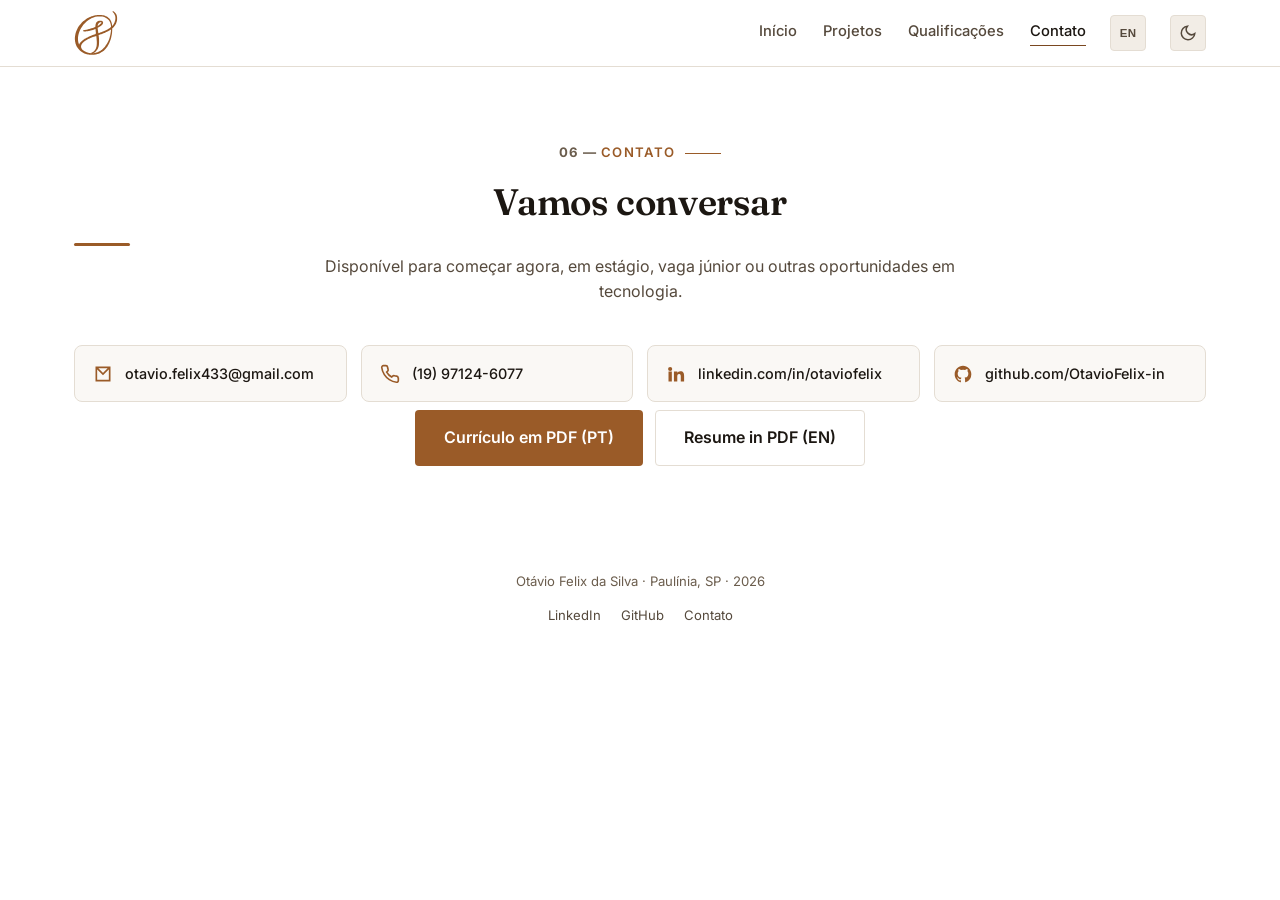
<file: contato.html>
<!DOCTYPE html>
<html lang="pt-BR" data-theme="light">
<head>
<meta charset="UTF-8">
<meta name="viewport" content="width=device-width, initial-scale=1.0">
<script>document.documentElement.classList.add("js")</script>
<meta name="theme-color" content="#ffffff" media="(prefers-color-scheme: light)">
<meta name="theme-color" content="#15110d" media="(prefers-color-scheme: dark)">
<title data-en="Contact — Otávio Felix da Silva">Contato — Otávio Felix da Silva</title>
<meta name="description" content="Fale com Otávio Felix da Silva: e-mail, telefone, LinkedIn, GitHub e download do currículo." data-en-content="Get in touch with Otávio Felix da Silva: email, phone, LinkedIn, GitHub and resume download.">
<!-- Open Graph / preview ao colar o link (URLs absolutas: exigência do LinkedIn/WhatsApp) -->
<meta property="og:site_name" content="Otávio Felix da Silva">
<meta property="og:title" content="Contato — Otávio Felix da Silva">
<meta property="og:description" content="Fale com Otávio Felix da Silva: e-mail, telefone, LinkedIn, GitHub e download do currículo.">
<meta property="og:type" content="website">
<meta property="og:locale" content="pt_BR">
<meta property="og:url" content="https://otaviofelix-in.github.io/site/contato.html">
<meta property="og:image" content="https://otaviofelix-in.github.io/site/assets/video-capa.jpg">
<meta property="og:image:width" content="1280">
<meta property="og:image:height" content="720">
<meta name="twitter:card" content="summary_large_image">
<link rel="preconnect" href="https://fonts.googleapis.com">
<link rel="preconnect" href="https://fonts.gstatic.com" crossorigin>
<link href="https://fonts.googleapis.com/css2?family=Inter:wght@400;500;600;700;800&family=Fraunces:ital,opsz,wght@0,9..144,500;0,9..144,600;0,9..144,700;1,9..144,500&display=swap" rel="stylesheet">
<link rel="icon" href="assets/favicon.svg?v=2" type="image/svg+xml">
<link rel="icon" href="assets/favicon-32.png?v=2" sizes="32x32" type="image/png">
<link rel="icon" href="assets/favicon-48.png?v=2" sizes="48x48" type="image/png">
<link rel="shortcut icon" href="favicon.ico?v=2">
<link rel="apple-touch-icon" href="assets/apple-touch-icon.png?v=2">
<link rel="stylesheet" href="css/style.css">
</head>
<body>

<a class="skip-link" href="#conteudo" data-en="Skip to content">Pular para o conteúdo</a>

<header class="nav" id="nav">
  <div class="nav-inner">
    <a href="index.html" class="nav-logo" aria-label="Otávio Felix — início"><span class="nav-logo-mark" aria-hidden="true"></span></a>
    <nav class="nav-links" id="nav-links">
      <a href="index.html" data-en="Home">Início</a>
      <a href="projetos.html" data-en="Projects">Projetos</a>
      <a href="skills.html" data-en="Qualifications">Qualificações</a>
      <a href="contato.html" class="active" aria-current="page" data-en="Contact">Contato</a>
    </nav>
    <button id="lang-toggle" class="lang-toggle" aria-label="Switch language / Mudar idioma" title="PT / EN">
      <span id="lang-toggle-label">EN</span>
    </button>
    <button id="theme-toggle" class="theme-toggle" aria-label="Alternar tema claro/escuro" title="Alternar tema">
      <svg id="icon-sun" viewBox="0 0 24 24" width="18" height="18" fill="none" stroke="currentColor" stroke-width="2"><circle cx="12" cy="12" r="4"/><path d="M12 2v2M12 20v2M4.9 4.9l1.4 1.4M17.7 17.7l1.4 1.4M2 12h2M20 12h2M4.9 19.1l1.4-1.4M17.7 6.3l1.4-1.4"/></svg>
      <svg id="icon-moon" viewBox="0 0 24 24" width="18" height="18" fill="none" stroke="currentColor" stroke-width="2"><path d="M21 12.8A9 9 0 1 1 11.2 3 7 7 0 0 0 21 12.8Z"/></svg>
    </button>
    <button id="nav-toggle" class="nav-toggle" aria-label="Abrir menu" aria-expanded="false">
      <span></span><span></span><span></span>
    </button>
  </div>
</header>

<main id="conteudo">

  <section class="section section-first section-contact" id="contato">
    <p class="section-eyebrow" data-num="06" data-en="Contact">Contato</p>
    <h1 class="section-title" data-en="Let's talk">Vamos conversar</h1>
    <p class="section-lead" data-en="Available to start now, for internships, junior roles and other tech opportunities.">Disponível para começar agora, em estágio, vaga júnior ou outras oportunidades em tecnologia.</p>

    <div class="contact-grid">
      <a class="contact-item" href="mailto:otavio.felix433@gmail.com">
        <svg viewBox="0 0 24 24" width="20" height="20" fill="none" stroke="currentColor" stroke-width="2"><path d="M4 4h16v16H4V4Zm0 0 8 8 8-8"/></svg>
        <span>otavio.felix433@gmail.com</span>
      </a>
      <a class="contact-item" href="tel:+5519971246077">
        <svg viewBox="0 0 24 24" width="20" height="20" fill="none" stroke="currentColor" stroke-width="2"><path d="M22 16.9v3a2 2 0 0 1-2.2 2 19.8 19.8 0 0 1-8.6-3.1 19.5 19.5 0 0 1-6-6A19.8 19.8 0 0 1 2.1 4.2 2 2 0 0 1 4.1 2h3a2 2 0 0 1 2 1.7c.1.9.3 1.8.6 2.7a2 2 0 0 1-.5 2.1L8 9.7a16 16 0 0 0 6 6l1.2-1.2a2 2 0 0 1 2.1-.5c.9.3 1.8.5 2.7.6a2 2 0 0 1 1.7 2Z"/></svg>
        <span>(19) 97124-6077</span>
      </a>
      <a class="contact-item" href="https://www.linkedin.com/in/otaviofelix" target="_blank" rel="noopener">
        <svg viewBox="0 0 24 24" width="20" height="20" fill="currentColor"><path d="M4.98 3.5a2.5 2.5 0 1 1 0 5 2.5 2.5 0 0 1 0-5ZM3 9h4v12H3V9Zm7 0h3.6v1.64h.05c.5-.95 1.73-1.95 3.56-1.95 3.81 0 4.52 2.5 4.52 5.76V21h-4v-5.9c0-1.4-.03-3.2-1.95-3.2-1.96 0-2.26 1.53-2.26 3.1V21h-4V9Z"/></svg>
        <span>linkedin.com/in/otaviofelix</span>
      </a>
      <a class="contact-item" href="https://github.com/OtavioFelix-in" target="_blank" rel="noopener">
        <svg viewBox="0 0 24 24" width="20" height="20" fill="currentColor"><path d="M12 2C6.48 2 2 6.58 2 12.25c0 4.53 2.87 8.37 6.84 9.73.5.1.68-.22.68-.5v-1.93c-2.78.62-3.37-1.36-3.37-1.36-.46-1.2-1.11-1.52-1.11-1.52-.9-.63.07-.62.07-.62 1 .07 1.53 1.05 1.53 1.05.9 1.56 2.34 1.11 2.91.85.09-.66.35-1.11.64-1.37-2.22-.26-4.56-1.14-4.56-5.05 0-1.12.39-2.03 1.03-2.75-.1-.26-.45-1.31.1-2.73 0 0 .84-.28 2.75 1.05a9.3 9.3 0 0 1 5 0c1.91-1.33 2.75-1.05 2.75-1.05.55 1.42.2 2.47.1 2.73.64.72 1.03 1.63 1.03 2.75 0 3.92-2.34 4.78-4.57 5.04.36.32.68.95.68 1.92v2.85c0 .28.18.6.69.5A10.26 10.26 0 0 0 22 12.25C22 6.58 17.52 2 12 2Z"/></svg>
        <span>github.com/OtavioFelix-in</span>
      </a>
    </div>

    <div class="hero-actions hero-actions-center">
      <a href="assets/curriculo-otavio-felix.pdf" class="btn btn-primary btn-lg" download data-en="Resume in PDF (PT)">Currículo em PDF (PT)</a>
      <a href="assets/resume-otavio-felix.pdf" class="btn btn-ghost btn-lg" download>Resume in PDF (EN)</a>
    </div>
  </section>

</main>

<footer class="footer">
  <p>Otávio Felix da Silva · Paulínia, SP · <span id="year"></span></p>
  <p class="footer-links"><a href="https://www.linkedin.com/in/otaviofelix" target="_blank" rel="noopener">LinkedIn</a><a href="https://github.com/OtavioFelix-in" target="_blank" rel="noopener">GitHub</a><a href="contato.html" data-en="Contact">Contato</a></p>
</footer>

<script src="js/main.js"></script>
</body>
</html>
</file>
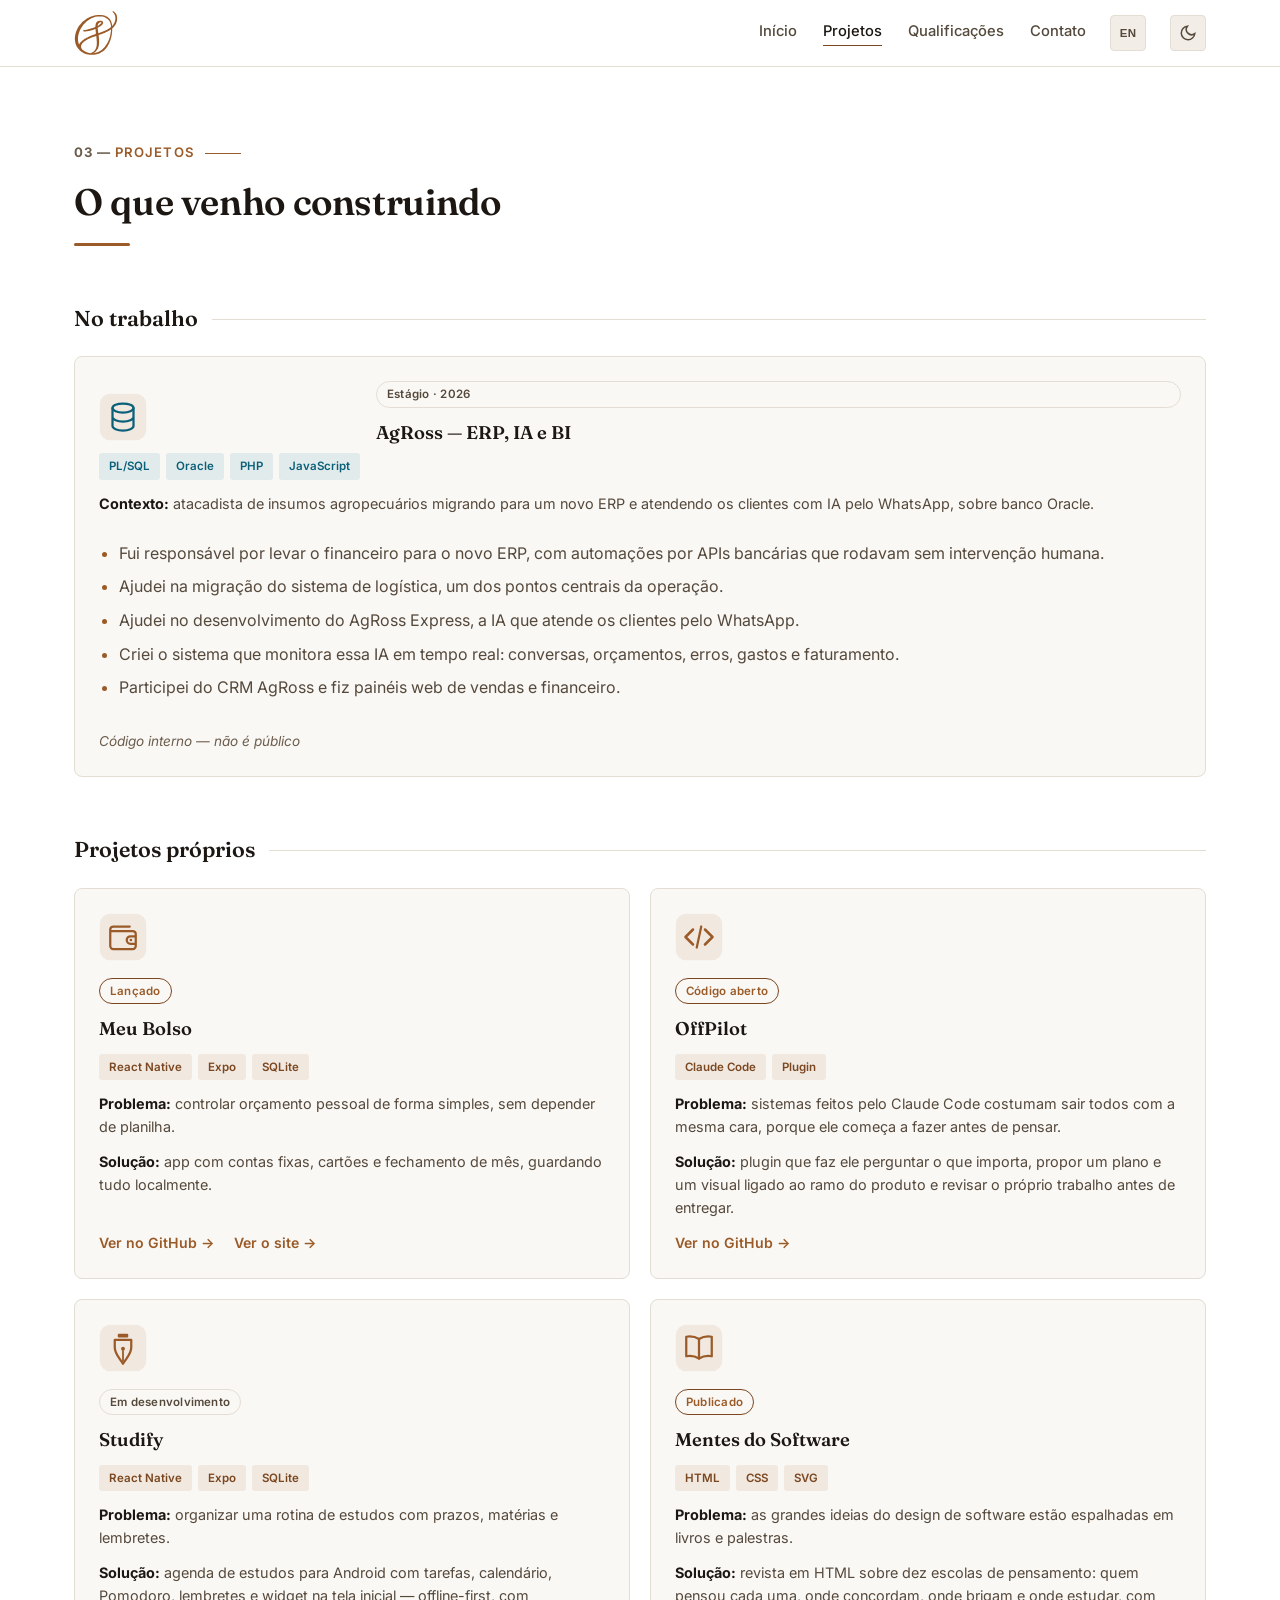
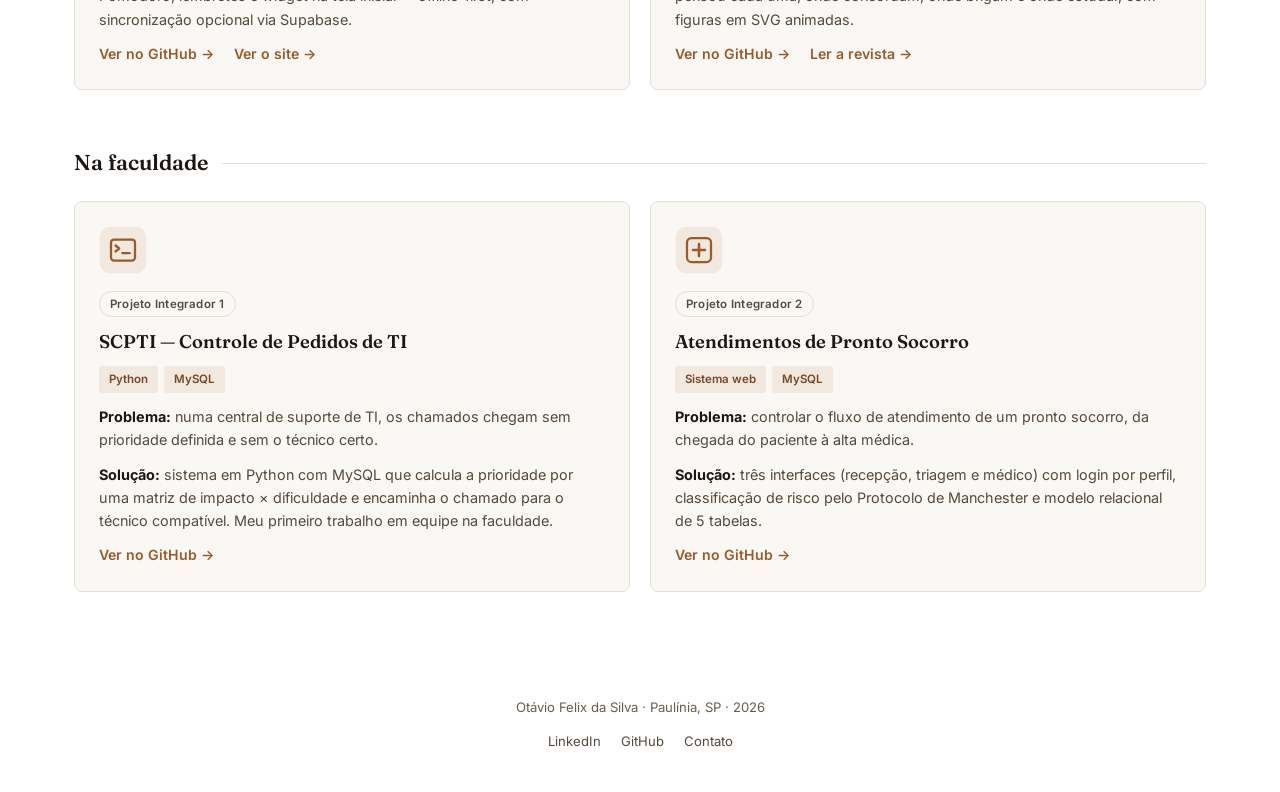
<file: projetos.html>
<!DOCTYPE html>
<html lang="pt-BR" data-theme="light">
<head>
<meta charset="UTF-8">
<meta name="viewport" content="width=device-width, initial-scale=1.0">
<script>document.documentElement.classList.add("js")</script>
<meta name="theme-color" content="#ffffff" media="(prefers-color-scheme: light)">
<meta name="theme-color" content="#15110d" media="(prefers-color-scheme: dark)">
<title data-en="Projects — Otávio Felix da Silva">Projetos — Otávio Felix da Silva</title>
<meta name="description" content="Projetos de Otávio Felix da Silva: sistemas na AgRoss, sistema de pronto socorro, Meu Bolso, Studify, OffPilot, Mentes do Software e SCPTI, com código no GitHub." data-en-content="Projects by Otávio Felix da Silva: systems at AgRoss, an emergency-room system, Meu Bolso, Studify, OffPilot, Mentes do Software and SCPTI, with code on GitHub.">
<!-- Open Graph / preview ao colar o link (URLs absolutas: exigência do LinkedIn/WhatsApp) -->
<meta property="og:site_name" content="Otávio Felix da Silva">
<meta property="og:title" content="Projetos — Otávio Felix da Silva">
<meta property="og:description" content="Projetos de Otávio Felix da Silva: sistemas internos em PL/SQL e Oracle, sistema de pronto socorro, Meu Bolso e Studify, com código no GitHub.">
<meta property="og:type" content="website">
<meta property="og:locale" content="pt_BR">
<meta property="og:url" content="https://otaviofelix-in.github.io/site/projetos.html">
<meta property="og:image" content="https://otaviofelix-in.github.io/site/assets/video-capa.jpg">
<meta property="og:image:width" content="1280">
<meta property="og:image:height" content="720">
<meta name="twitter:card" content="summary_large_image">
<link rel="preconnect" href="https://fonts.googleapis.com">
<link rel="preconnect" href="https://fonts.gstatic.com" crossorigin>
<link href="https://fonts.googleapis.com/css2?family=Inter:wght@400;500;600;700;800&family=Fraunces:ital,opsz,wght@0,9..144,500;0,9..144,600;0,9..144,700;1,9..144,500&display=swap" rel="stylesheet">
<link rel="icon" href="assets/favicon.svg?v=2" type="image/svg+xml">
<link rel="icon" href="assets/favicon-32.png?v=2" sizes="32x32" type="image/png">
<link rel="icon" href="assets/favicon-48.png?v=2" sizes="48x48" type="image/png">
<link rel="shortcut icon" href="favicon.ico?v=2">
<link rel="apple-touch-icon" href="assets/apple-touch-icon.png?v=2">
<link rel="stylesheet" href="css/style.css">
</head>
<body>

<a class="skip-link" href="#conteudo" data-en="Skip to content">Pular para o conteúdo</a>

<header class="nav" id="nav">
  <div class="nav-inner">
    <a href="index.html" class="nav-logo" aria-label="Otávio Felix — início"><span class="nav-logo-mark" aria-hidden="true"></span></a>
    <nav class="nav-links" id="nav-links">
      <a href="index.html" data-en="Home">Início</a>
      <a href="projetos.html" class="active" aria-current="page" data-en="Projects">Projetos</a>
      <a href="skills.html" data-en="Qualifications">Qualificações</a>
      <a href="contato.html" data-en="Contact">Contato</a>
    </nav>
    <button id="lang-toggle" class="lang-toggle" aria-label="Switch language / Mudar idioma" title="PT / EN">
      <span id="lang-toggle-label">EN</span>
    </button>
    <button id="theme-toggle" class="theme-toggle" aria-label="Alternar tema claro/escuro" title="Alternar tema">
      <svg id="icon-sun" viewBox="0 0 24 24" width="18" height="18" fill="none" stroke="currentColor" stroke-width="2"><circle cx="12" cy="12" r="4"/><path d="M12 2v2M12 20v2M4.9 4.9l1.4 1.4M17.7 17.7l1.4 1.4M2 12h2M20 12h2M4.9 19.1l1.4-1.4M17.7 6.3l1.4-1.4"/></svg>
      <svg id="icon-moon" viewBox="0 0 24 24" width="18" height="18" fill="none" stroke="currentColor" stroke-width="2"><path d="M21 12.8A9 9 0 1 1 11.2 3 7 7 0 0 0 21 12.8Z"/></svg>
    </button>
    <button id="nav-toggle" class="nav-toggle" aria-label="Abrir menu" aria-expanded="false">
      <span></span><span></span><span></span>
    </button>
  </div>
</header>

<main id="conteudo">

  <section class="section section-first" id="projetos">
    <p class="section-eyebrow" data-num="03" data-en="Projects">Projetos</p>
    <h1 class="section-title" data-en="What I've been building">O que venho construindo</h1>

    <h2 class="project-group" data-en="At work">No trabalho</h2>
    <div class="cards cards-wide">
      <article class="card card-wide">
        <div class="card-top">
          <svg class="card-icon" viewBox="0 0 64 64" aria-hidden="true">
            <rect x="1" y="1" width="62" height="62" rx="14" fill="var(--accent-soft)"/>
            <ellipse cx="32" cy="20" rx="14" ry="6" fill="none" stroke="var(--db)" stroke-width="3"/><path d="M18 20v12c0 3.3 6.3 6 14 6s14-2.7 14-6V20M18 32v12c0 3.3 6.3 6 14 6s14-2.7 14-6V32" fill="none" stroke="var(--db)" stroke-width="3" stroke-linecap="round"/>
          </svg>
          <span class="card-status" data-en="Internship · 2026">Estágio · 2026</span>
          <h3 data-en="AgRoss — ERP, AI and BI">AgRoss — ERP, IA e BI</h3>
          <div class="card-tags chips-db">
            <span>PL/SQL</span><span>Oracle</span><span>PHP</span><span>JavaScript</span>
          </div>
        </div>
        <p class="card-problem" data-en-html="<strong>Context:</strong> an agricultural-inputs wholesaler moving to a new ERP and serving customers through AI on WhatsApp, on top of an Oracle database."><strong>Contexto:</strong> atacadista de insumos agropecuários migrando para um novo ERP e atendendo os clientes com IA pelo WhatsApp, sobre banco Oracle.</p>
        <ul class="card-list">
          <li data-en="I was responsible for moving the finance area to the new ERP, with banking-API automations that ran without human input.">Fui responsável por levar o financeiro para o novo ERP, com automações por APIs bancárias que rodavam sem intervenção humana.</li>
          <li data-en="I helped migrate the logistics system, one of the core parts of the operation.">Ajudei na migração do sistema de logística, um dos pontos centrais da operação.</li>
          <li data-en="I helped build AgRoss Express, the AI that serves customers on WhatsApp.">Ajudei no desenvolvimento do AgRoss Express, a IA que atende os clientes pelo WhatsApp.</li>
          <li data-en="I created the system that monitors that AI in real time: conversations, quotes, errors, costs and revenue.">Criei o sistema que monitora essa IA em tempo real: conversas, orçamentos, erros, gastos e faturamento.</li>
          <li data-en="I took part in CRM AgRoss and built web dashboards for sales and finance.">Participei do CRM AgRoss e fiz painéis web de vendas e financeiro.</li>
        </ul>
        <span class="card-note" data-en="Internal code — not public">Código interno — não é público</span>
      </article>
    </div>

    <h2 class="project-group" data-en="Personal projects">Projetos próprios</h2>
    <div class="cards cards-two">
      <article class="card">
        <div class="card-top">
          <svg class="card-icon" viewBox="0 0 64 64" aria-hidden="true">
            <rect x="1" y="1" width="62" height="62" rx="14" fill="var(--accent-soft)"/>
            <path d="M17 24h28a4 4 0 0 1 4 4v16a4 4 0 0 1-4 4H19a4 4 0 0 1-4-4V22a4 4 0 0 1 4-4h22" fill="none" stroke="var(--accent)" stroke-width="3" stroke-linecap="round" stroke-linejoin="round"/><path d="M49 31h-7a5 5 0 0 0 0 10h7" fill="none" stroke="var(--accent)" stroke-width="3" stroke-linejoin="round"/><circle cx="42.5" cy="36" r="1.8" fill="var(--accent)"/>
          </svg>
          <span class="card-status is-live" data-en="Launched">Lançado</span>
          <h3>Meu Bolso</h3>
          <div class="card-tags">
            <span>React Native</span><span>Expo</span><span>SQLite</span>
          </div>
        </div>
        <p class="card-problem" data-en-html="<strong>Problem:</strong> keeping track of personal finances in a simple way, without relying on spreadsheets."><strong>Problema:</strong> controlar orçamento pessoal de forma simples, sem depender de planilha.</p>
        <p class="card-solution" data-en-html="<strong>Solution:</strong> an app with fixed bills, credit cards and monthly closing, storing everything locally."><strong>Solução:</strong> app com contas fixas, cartões e fechamento de mês, guardando tudo localmente.</p>
        <div class="card-links"><a href="https://github.com/OtavioFelix-in/MeuBolso" target="_blank" rel="noopener" class="card-link" data-en="View on GitHub →">Ver no GitHub →</a><a href="https://otaviofelix-in.github.io/MeuBolso-Site/" target="_blank" rel="noopener" class="card-link" data-en="Visit the site →">Ver o site →</a></div>
      </article>
      <article class="card">
        <div class="card-top">
          <svg class="card-icon" viewBox="0 0 64 64" aria-hidden="true">
            <rect x="1" y="1" width="62" height="62" rx="14" fill="var(--accent-soft)"/>
            <path d="M24 22l-10 10 10 10M40 22l10 10-10 10" fill="none" stroke="var(--accent)" stroke-width="3.4" stroke-linecap="round" stroke-linejoin="round"/><path d="M35 18l-6 28" stroke="var(--accent)" stroke-width="3" stroke-linecap="round"/>
          </svg>
          <span class="card-status is-live" data-en="Open source">Código aberto</span>
          <h3>OffPilot</h3>
          <div class="card-tags">
            <span>Claude Code</span><span>Plugin</span>
          </div>
        </div>
        <p class="card-problem" data-en-html="<strong>Problem:</strong> systems built by Claude Code tend to come out looking the same, because it starts building before thinking."><strong>Problema:</strong> sistemas feitos pelo Claude Code costumam sair todos com a mesma cara, porque ele começa a fazer antes de pensar.</p>
        <p class="card-solution" data-en-html="<strong>Solution:</strong> a plugin that makes it ask what matters, propose a plan and a visual tied to the product's field, and review its own work before delivering."><strong>Solução:</strong> plugin que faz ele perguntar o que importa, propor um plano e um visual ligado ao ramo do produto e revisar o próprio trabalho antes de entregar.</p>
        <div class="card-links"><a href="https://github.com/OtavioFelix-in/OffPilot" target="_blank" rel="noopener" class="card-link" data-en="View on GitHub →">Ver no GitHub →</a></div>
      </article>
      <article class="card">
        <div class="card-top">
          <svg class="card-icon" viewBox="0 0 64 64" aria-hidden="true">
            <rect x="1" y="1" width="62" height="62" rx="14" fill="var(--accent-soft)"/>
            <rect x="25" y="13" width="14" height="5" rx="1.5" fill="var(--accent)"/><path d="M21 21h22v10c0 9-6 14-11 22-5-8-11-13-11-22z" fill="none" stroke="var(--accent)" stroke-width="3" stroke-linejoin="round"/><circle cx="32" cy="33" r="2.6" fill="var(--accent)"/><path d="M32 36v13" stroke="var(--accent)" stroke-width="2.4" stroke-linecap="round"/>
          </svg>
          <span class="card-status" data-en="In development">Em desenvolvimento</span>
          <h3>Studify</h3>
          <div class="card-tags">
            <span>React Native</span><span>Expo</span><span>SQLite</span>
          </div>
        </div>
        <p class="card-problem" data-en-html="<strong>Problem:</strong> organizing a study routine with deadlines, subjects and reminders."><strong>Problema:</strong> organizar uma rotina de estudos com prazos, matérias e lembretes.</p>
        <p class="card-solution" data-en-html="<strong>Solution:</strong> an Android study planner with tasks, calendar, Pomodoro, reminders and a home-screen widget — offline-first, with optional Supabase sync."><strong>Solução:</strong> agenda de estudos para Android com tarefas, calendário, Pomodoro, lembretes e widget na tela inicial — offline-first, com sincronização opcional via Supabase.</p>
        <div class="card-links"><a href="https://github.com/OtavioFelix-in/Studify" target="_blank" rel="noopener" class="card-link" data-en="View on GitHub →">Ver no GitHub →</a><a href="https://otaviofelix-in.github.io/Studify-Site/" target="_blank" rel="noopener" class="card-link" data-en="Visit the site →">Ver o site →</a></div>
      </article>
      <article class="card">
        <div class="card-top">
          <svg class="card-icon" viewBox="0 0 64 64" aria-hidden="true">
            <rect x="1" y="1" width="62" height="62" rx="14" fill="var(--accent-soft)"/>
            <path d="M32 20c-5-3-11-4-17-3v26c6-1 12 0 17 3 5-3 11-4 17-3V17c-6-1-12 0-17 3z" fill="none" stroke="var(--accent)" stroke-width="3" stroke-linejoin="round"/><path d="M32 20v26" stroke="var(--accent)" stroke-width="3" stroke-linecap="round"/>
          </svg>
          <span class="card-status is-live" data-en="Published">Publicado</span>
          <h3>Mentes do Software</h3>
          <div class="card-tags">
            <span>HTML</span><span>CSS</span><span>SVG</span>
          </div>
        </div>
        <p class="card-problem" data-en-html="<strong>Problem:</strong> the big ideas of software design are scattered across books and talks."><strong>Problema:</strong> as grandes ideias do design de software estão espalhadas em livros e palestras.</p>
        <p class="card-solution" data-en-html="<strong>Solution:</strong> an HTML magazine on ten schools of thought: who thought each one, where they agree, where they clash and where to study, with animated SVG figures."><strong>Solução:</strong> revista em HTML sobre dez escolas de pensamento: quem pensou cada uma, onde concordam, onde brigam e onde estudar, com figuras em SVG animadas.</p>
        <div class="card-links"><a href="https://github.com/OtavioFelix-in/Mentes-do-Software" target="_blank" rel="noopener" class="card-link" data-en="View on GitHub →">Ver no GitHub →</a><a href="https://otaviofelix-in.github.io/Mentes-do-Software/" target="_blank" rel="noopener" class="card-link" data-en="Read the magazine →">Ler a revista →</a></div>
      </article>
    </div>

    <h2 class="project-group" data-en="At university">Na faculdade</h2>
    <div class="cards cards-two">
      <article class="card">
        <div class="card-top">
          <svg class="card-icon" viewBox="0 0 64 64" aria-hidden="true">
            <rect x="1" y="1" width="62" height="62" rx="14" fill="var(--accent-soft)"/>
            <rect x="16" y="18" width="32" height="28" rx="4" fill="none" stroke="var(--accent)" stroke-width="3"/><path d="M22 26l5 4-5 4M31 36h10" fill="none" stroke="var(--accent)" stroke-width="3" stroke-linecap="round" stroke-linejoin="round"/>
          </svg>
          <span class="card-status" data-en="Integrator Project 1">Projeto Integrador 1</span>
          <h3 data-en="SCPTI — IT Request Control System">SCPTI — Controle de Pedidos de TI</h3>
          <div class="card-tags">
            <span>Python</span><span>MySQL</span>
          </div>
        </div>
        <p class="card-problem" data-en-html="<strong>Problem:</strong> in a company IT help desk, requests arrive without a defined priority or the right technician."><strong>Problema:</strong> numa central de suporte de TI, os chamados chegam sem prioridade definida e sem o técnico certo.</p>
        <p class="card-solution" data-en-html="<strong>Solution:</strong> a Python system with MySQL that calculates priority from an impact × difficulty matrix and routes each ticket to a matching technician. My first team project at university."><strong>Solução:</strong> sistema em Python com MySQL que calcula a prioridade por uma matriz de impacto × dificuldade e encaminha o chamado para o técnico compatível. Meu primeiro trabalho em equipe na faculdade.</p>
        <div class="card-links"><a href="https://github.com/maximusdn/SCPTI-Sistema-de-Controle-de-Pedidos-de-TI" target="_blank" rel="noopener" class="card-link" data-en="View on GitHub →">Ver no GitHub →</a></div>
      </article>
      <article class="card">
        <div class="card-top">
          <svg class="card-icon" viewBox="0 0 64 64" aria-hidden="true">
            <rect x="1" y="1" width="62" height="62" rx="14" fill="var(--accent-soft)"/>
            <rect x="16" y="16" width="32" height="32" rx="6" fill="none" stroke="var(--accent)" stroke-width="3"/><path d="M32 24v16M24 32h16" stroke="var(--accent)" stroke-width="3.4" stroke-linecap="round"/>
          </svg>
          <span class="card-status" data-en="Integrator Project 2">Projeto Integrador 2</span>
          <h3 data-en="Emergency Room Care System">Atendimentos de Pronto Socorro</h3>
          <div class="card-tags">
            <span data-en="Web system">Sistema web</span><span>MySQL</span>
          </div>
        </div>
        <p class="card-problem" data-en-html="<strong>Problem:</strong> controlling the care flow of an emergency room, from the patient's arrival to medical discharge."><strong>Problema:</strong> controlar o fluxo de atendimento de um pronto socorro, da chegada do paciente à alta médica.</p>
        <p class="card-solution" data-en-html="<strong>Solution:</strong> three interfaces (reception, triage, doctor) with profile-based login, risk classification by the Manchester Protocol and a 5-table relational model."><strong>Solução:</strong> três interfaces (recepção, triagem e médico) com login por perfil, classificação de risco pelo Protocolo de Manchester e modelo relacional de 5 tabelas.</p>
        <div class="card-links"><a href="https://github.com/OtavioFelix-in/Projeto-Integrador2" target="_blank" rel="noopener" class="card-link" data-en="View on GitHub →">Ver no GitHub →</a></div>
      </article>
    </div>
  </section>

</main>

<footer class="footer">
  <p>Otávio Felix da Silva · Paulínia, SP · <span id="year"></span></p>
  <p class="footer-links"><a href="https://www.linkedin.com/in/otaviofelix" target="_blank" rel="noopener">LinkedIn</a><a href="https://github.com/OtavioFelix-in" target="_blank" rel="noopener">GitHub</a><a href="contato.html" data-en="Contact">Contato</a></p>
</footer>

<script src="js/main.js"></script>
</body>
</html>
</file>
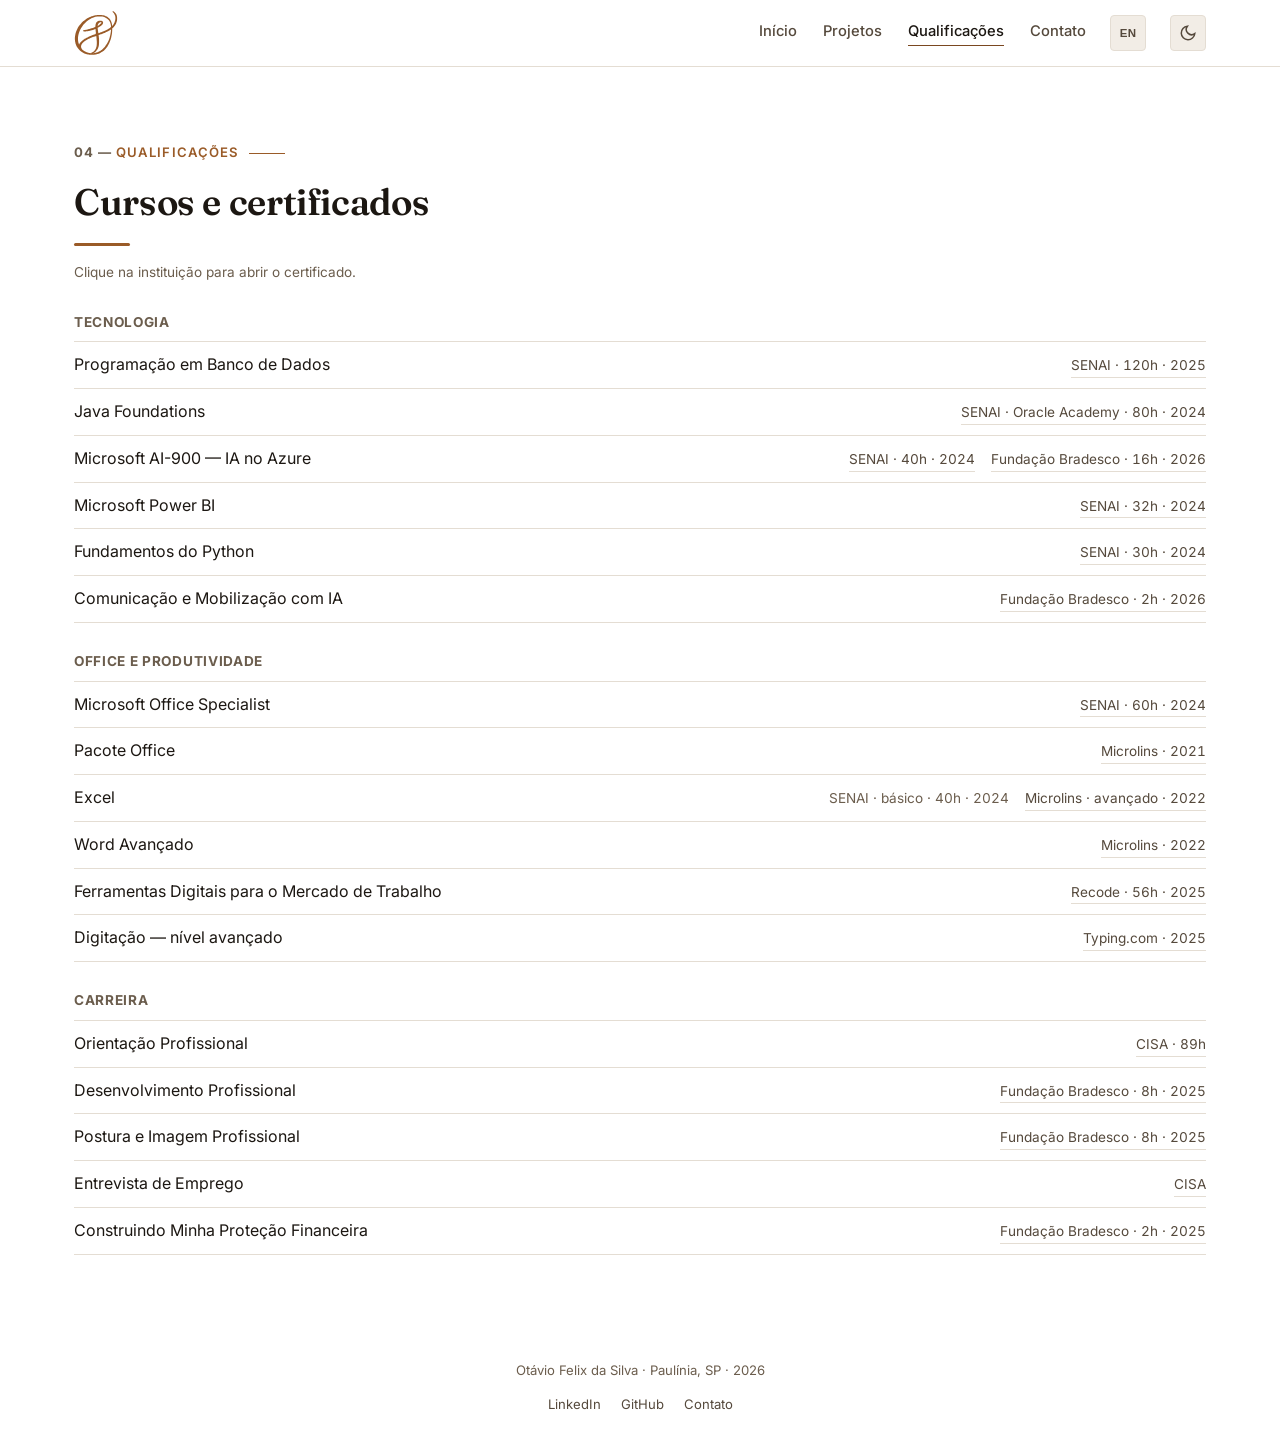
<file: skills.html>
<!DOCTYPE html>
<html lang="pt-BR" data-theme="light">
<head>
<meta charset="UTF-8">
<meta name="viewport" content="width=device-width, initial-scale=1.0">
<script>document.documentElement.classList.add("js")</script>
<meta name="theme-color" content="#ffffff" media="(prefers-color-scheme: light)">
<meta name="theme-color" content="#15110d" media="(prefers-color-scheme: dark)">
<title data-en="Qualifications — Otávio Felix da Silva">Qualificações — Otávio Felix da Silva</title>
<meta name="description" content="Cursos e certificados de Otávio Felix da Silva." data-en-content="Courses and certificates of Otávio Felix da Silva.">
<!-- Open Graph / preview ao colar o link (URLs absolutas: exigência do LinkedIn/WhatsApp) -->
<meta property="og:site_name" content="Otávio Felix da Silva">
<meta property="og:title" content="Qualificações — Otávio Felix da Silva">
<meta property="og:description" content="Cursos e certificados de Otávio Felix da Silva.">
<meta property="og:type" content="website">
<meta property="og:locale" content="pt_BR">
<meta property="og:url" content="https://otaviofelix-in.github.io/site/skills.html">
<meta property="og:image" content="https://otaviofelix-in.github.io/site/assets/video-capa.jpg">
<meta property="og:image:width" content="1280">
<meta property="og:image:height" content="720">
<meta name="twitter:card" content="summary_large_image">
<link rel="preconnect" href="https://fonts.googleapis.com">
<link rel="preconnect" href="https://fonts.gstatic.com" crossorigin>
<link href="https://fonts.googleapis.com/css2?family=Inter:wght@400;500;600;700;800&family=Fraunces:ital,opsz,wght@0,9..144,500;0,9..144,600;0,9..144,700;1,9..144,500&display=swap" rel="stylesheet">
<link rel="icon" href="assets/favicon.svg?v=2" type="image/svg+xml">
<link rel="icon" href="assets/favicon-32.png?v=2" sizes="32x32" type="image/png">
<link rel="icon" href="assets/favicon-48.png?v=2" sizes="48x48" type="image/png">
<link rel="shortcut icon" href="favicon.ico?v=2">
<link rel="apple-touch-icon" href="assets/apple-touch-icon.png?v=2">
<link rel="stylesheet" href="css/style.css">
</head>
<body>

<a class="skip-link" href="#conteudo" data-en="Skip to content">Pular para o conteúdo</a>

<header class="nav" id="nav">
  <div class="nav-inner">
    <a href="index.html" class="nav-logo" aria-label="Otávio Felix — início"><span class="nav-logo-mark" aria-hidden="true"></span></a>
    <nav class="nav-links" id="nav-links">
      <a href="index.html" data-en="Home">Início</a>
      <a href="projetos.html" data-en="Projects">Projetos</a>
      <a href="skills.html" class="active" aria-current="page" data-en="Qualifications">Qualificações</a>
      <a href="contato.html" data-en="Contact">Contato</a>
    </nav>
    <button id="lang-toggle" class="lang-toggle" aria-label="Switch language / Mudar idioma" title="PT / EN">
      <span id="lang-toggle-label">EN</span>
    </button>
    <button id="theme-toggle" class="theme-toggle" aria-label="Alternar tema claro/escuro" title="Alternar tema">
      <svg id="icon-sun" viewBox="0 0 24 24" width="18" height="18" fill="none" stroke="currentColor" stroke-width="2"><circle cx="12" cy="12" r="4"/><path d="M12 2v2M12 20v2M4.9 4.9l1.4 1.4M17.7 17.7l1.4 1.4M2 12h2M20 12h2M4.9 19.1l1.4-1.4M17.7 6.3l1.4-1.4"/></svg>
      <svg id="icon-moon" viewBox="0 0 24 24" width="18" height="18" fill="none" stroke="currentColor" stroke-width="2"><path d="M21 12.8A9 9 0 1 1 11.2 3 7 7 0 0 0 21 12.8Z"/></svg>
    </button>
    <button id="nav-toggle" class="nav-toggle" aria-label="Abrir menu" aria-expanded="false">
      <span></span><span></span><span></span>
    </button>
  </div>
</header>

<main id="conteudo">

  <section class="section section-first" id="qualificacoes">
    <p class="section-eyebrow" data-num="04" data-en="Qualifications">Qualificações</p>
    <h1 class="section-title" data-en="Courses and certificates">Cursos e certificados</h1>

    <div class="courses" id="cursos">
      <p class="courses-hint" data-en="Click the institution to open the certificate.">Clique na instituição para abrir o certificado.</p>
      <div class="course-group">
        <h3 data-en="Technology">Tecnologia</h3>
        <ul class="course-list">
          <li><span class="course-name" data-en="Database Programming">Programação em Banco de Dados</span><span class="course-src"><a href="assets/certificados/banco-de-dados.pdf" target="_blank" rel="noopener" title="Abrir certificado">SENAI · 120h · 2025</a></span></li>
          <li><span class="course-name" data-en="Java Foundations">Java Foundations</span><span class="course-src"><a href="assets/certificados/java-foundations.pdf" target="_blank" rel="noopener" title="Abrir certificado">SENAI · Oracle Academy · 80h · 2024</a></span></li>
          <li><span class="course-name" data-en="Microsoft AI-900 — Azure AI">Microsoft AI-900 — IA no Azure</span><span class="course-src"><a href="assets/certificados/ai-900.pdf" target="_blank" rel="noopener" title="Abrir certificado">SENAI · 40h · 2024</a><a href="assets/certificados/bradesco-ai-900.pdf" target="_blank" rel="noopener" title="Abrir certificado">Fundação Bradesco · 16h · 2026</a></span></li>
          <li><span class="course-name" data-en="Microsoft Power BI">Microsoft Power BI</span><span class="course-src"><a href="assets/certificados/power-bi.pdf" target="_blank" rel="noopener" title="Abrir certificado">SENAI · 32h · 2024</a></span></li>
          <li><span class="course-name" data-en="Python Fundamentals">Fundamentos do Python</span><span class="course-src"><a href="assets/certificados/python.pdf" target="_blank" rel="noopener" title="Abrir certificado">SENAI · 30h · 2024</a></span></li>
          <li><span class="course-name" data-en="Communication and Mobilization with AI">Comunicação e Mobilização com IA</span><span class="course-src"><a href="assets/certificados/bradesco-ia-ong.pdf" target="_blank" rel="noopener" title="Abrir certificado">Fundação Bradesco · 2h · 2026</a></span></li>
        </ul>
      </div>
      <div class="course-group">
        <h3 data-en="Office & productivity">Office e produtividade</h3>
        <ul class="course-list">
          <li><span class="course-name" data-en="Microsoft Office Specialist">Microsoft Office Specialist</span><span class="course-src"><a href="assets/certificados/office-specialist.pdf" target="_blank" rel="noopener" title="Abrir certificado">SENAI · 60h · 2024</a></span></li>
          <li><span class="course-name" data-en="Office Suite">Pacote Office</span><span class="course-src"><a href="assets/certificados/microlins-office.pdf" target="_blank" rel="noopener" title="Abrir certificado">Microlins · 2021</a></span></li>
          <li><span class="course-name" data-en="Excel">Excel</span><span class="course-src"><span>SENAI · básico · 40h · 2024</span><a href="assets/certificados/excel.pdf" target="_blank" rel="noopener" title="Abrir certificado">Microlins · avançado · 2022</a></span></li>
          <li><span class="course-name" data-en="Advanced Word">Word Avançado</span><span class="course-src"><a href="assets/certificados/word.pdf" target="_blank" rel="noopener" title="Abrir certificado">Microlins · 2022</a></span></li>
          <li><span class="course-name" data-en="Digital Tools for the Job Market">Ferramentas Digitais para o Mercado de Trabalho</span><span class="course-src"><a href="assets/certificados/cisa-ferramentas-digitais.pdf" target="_blank" rel="noopener" title="Abrir certificado">Recode · 56h · 2025</a></span></li>
          <li><span class="course-name" data-en="Typing — advanced level">Digitação — nível avançado</span><span class="course-src"><a href="assets/certificados/digitacao-avancado.pdf" target="_blank" rel="noopener" title="Abrir certificado">Typing.com · 2025</a></span></li>
        </ul>
      </div>
      <div class="course-group">
        <h3 data-en="Career">Carreira</h3>
        <ul class="course-list">
          <li><span class="course-name" data-en="Professional Guidance">Orientação Profissional</span><span class="course-src"><a href="assets/certificados/cisa-orientacao-profissional.pdf" target="_blank" rel="noopener" title="Abrir certificado">CISA · 89h</a></span></li>
          <li><span class="course-name" data-en="Professional Development">Desenvolvimento Profissional</span><span class="course-src"><a href="assets/certificados/bradesco-desenvolvimento-profissional.pdf" target="_blank" rel="noopener" title="Abrir certificado">Fundação Bradesco · 8h · 2025</a></span></li>
          <li><span class="course-name" data-en="Professional Image">Postura e Imagem Profissional</span><span class="course-src"><a href="assets/certificados/bradesco-postura-imagem.pdf" target="_blank" rel="noopener" title="Abrir certificado">Fundação Bradesco · 8h · 2025</a></span></li>
          <li><span class="course-name" data-en="Job Interview">Entrevista de Emprego</span><span class="course-src"><a href="assets/certificados/cisa-entrevista.pdf" target="_blank" rel="noopener" title="Abrir certificado">CISA</a></span></li>
          <li><span class="course-name" data-en="Building My Financial Protection">Construindo Minha Proteção Financeira</span><span class="course-src"><a href="assets/certificados/bradesco-protecao-financeira.pdf" target="_blank" rel="noopener" title="Abrir certificado">Fundação Bradesco · 2h · 2025</a></span></li>
        </ul>
      </div>
    </div>
  </section>

</main>

<footer class="footer">
  <p>Otávio Felix da Silva · Paulínia, SP · <span id="year"></span></p>
  <p class="footer-links"><a href="https://www.linkedin.com/in/otaviofelix" target="_blank" rel="noopener">LinkedIn</a><a href="https://github.com/OtavioFelix-in" target="_blank" rel="noopener">GitHub</a><a href="contato.html" data-en="Contact">Contato</a></p>
</footer>

<script src="js/main.js"></script>
</body>
</html>
</file>
<file: css/style.css>
/* ============ Tokens ============ */
/* Uma marca só nos dois temas: acento marrom/âmbar.
   --db (azul-petróleo) é reservado, nos dois temas, a banco de dados: tags de SQL/PL/SQL/Oracle
   e o ponto da timeline em trabalho técnico. --personal (oliva) = pontos pessoais da timeline.
   Todo par de texto abaixo foi medido com scripts/paleta.py (>= 4,5:1). */
:root {
  --bg: #15110d;
  --bg-elev: #1d1813;
  --bg-elev-2: #251f19;
  --border: #3a3128;
  --text: #f4ede3;
  --text-dim: #c3b6a6;
  --text-dimmer: #a09282;
  --accent: #e0a36a;
  --accent-dim: #b57a3f;
  --accent-soft: rgba(224, 163, 106, 0.14);
  --accent-ink: #1a120a;
  --db: #8fcfdc;
  --db-dim: #5aa5b5;
  --db-soft: rgba(143, 207, 220, 0.14);
  --work: #e0a36a;
  --personal: #b4bf86;
  --radius: 8px;
  --shadow: 0 10px 30px -12px rgba(0,0,0,0.6);
  --maxw: 1180px;
  --maxw-text: 760px;
  --serif: 'Fraunces', Georgia, serif;
}

[data-theme="light"] {
  --bg: #ffffff;
  --bg-elev: #faf8f5;
  --bg-elev-2: #f2ede6;
  --border: #e4ddd3;
  --text: #1c1712;
  --text-dim: #55493c;
  --text-dimmer: #6b5d4d;
  --accent: #9a5b28;
  --accent-dim: #7a4720;
  --accent-soft: rgba(154, 91, 40, 0.1);
  --accent-ink: #ffffff;
  --db: #0b6079;
  --db-dim: #0b6079;
  --db-soft: rgba(14, 116, 144, 0.1);
  --work: #9a5b28;
  --personal: #5f6d3b;
}

* { box-sizing: border-box; }
html { scroll-behavior: smooth; }

body {
  margin: 0;
  background: var(--bg);
  color: var(--text);
  font-family: 'Inter', system-ui, -apple-system, Segoe UI, sans-serif;
  line-height: 1.6;
  -webkit-font-smoothing: antialiased;
}
/* A transição de página só existe quando o JS roda (classe .js no <html>); sem JS o conteúdo aparece. */
.js body { opacity: 0; transition: opacity 0.22s ease; }
.js body.page-loaded { opacity: 1; }
.js body.page-leaving { opacity: 0; }
@media (prefers-reduced-motion: reduce) {
  .js body { opacity: 1; transition: none; }
}

img { max-width: 100%; }

.skip-link {
  position: absolute;
  left: -999px;
  top: 0;
  background: var(--accent);
  color: var(--accent-ink);
  padding: 10px 16px;
  z-index: 200;
  border-radius: 0 0 8px 0;
  font-weight: 600;
}
.skip-link:focus { left: 0; }

/* ============ Nav ============ */
.nav {
  position: sticky;
  top: 0;
  z-index: 100;
  background: color-mix(in srgb, var(--bg) 85%, transparent);
  backdrop-filter: blur(10px);
  border-bottom: 1px solid var(--border);
}
.nav-inner {
  max-width: 1100px;
  margin: 0 auto;
  padding: 10px 24px;
  display: flex;
  align-items: center;
  gap: 24px;
}
/* Assinatura OFS: o SVG vira máscara e a cor vem do tema (acento), então serve ao claro e ao escuro */
.nav-logo {
  display: inline-flex;
  align-items: center;
  color: var(--accent);
  line-height: 0;
  text-decoration: none;
  transition: color 0.15s;
}
.nav-logo:hover { color: var(--accent-dim); }
.nav-logo-mark {
  display: block;
  width: 44px;
  height: 46px;
  background: currentColor;
  -webkit-mask: url(../assets/logo-ofs-nav.svg) center / contain no-repeat;
  mask: url(../assets/logo-ofs-nav.svg) center / contain no-repeat;
}
.nav-links {
  display: flex;
  gap: 26px;
  margin-left: auto;
}
.nav-links a {
  position: relative;
  color: var(--text-dim);
  text-decoration: none;
  font-size: 0.92rem;
  font-weight: 500;
  padding-bottom: 2px;
  transition: color 0.15s;
}
.nav-links a::after {
  content: '';
  position: absolute;
  left: 0;
  right: 100%;
  bottom: 0;
  height: 1px;
  background: var(--accent);
  transition: right 0.2s ease;
}
.nav-links a:hover { color: var(--text); }
.nav-links a:hover::after { right: 0; }
.nav-links a.active { color: var(--text); }
.nav-links a.active::after { right: 0; background: var(--accent-dim); }

.theme-toggle,
.lang-toggle {
  background: var(--bg-elev-2);
  border: 1px solid var(--border);
  color: var(--text-dim);
  width: 36px;
  height: 36px;
  border-radius: 4px;
  display: flex;
  align-items: center;
  justify-content: center;
  cursor: pointer;
  transition: color 0.15s, border-color 0.15s;
}
.theme-toggle:hover,
.lang-toggle:hover { color: var(--accent); border-color: var(--accent-dim); }
.theme-toggle svg { width: 18px; height: 18px; flex-shrink: 0; }
.lang-toggle {
  font-size: 0.72rem;
  font-weight: 700;
  letter-spacing: 0.02em;
}
#icon-moon { display: none; }
[data-theme="light"] #icon-sun { display: none; }
[data-theme="light"] #icon-moon { display: block; }

.nav-toggle {
  display: none;
  background: none;
  border: none;
  width: 36px;
  height: 36px;
  flex-direction: column;
  justify-content: center;
  align-items: center;
  gap: 5px;
  cursor: pointer;
}
.nav-toggle span {
  width: 20px;
  height: 2px;
  background: var(--text);
  border-radius: 2px;
}

/* ============ Hero ============ */
.hero {
  min-height: 88vh;
  display: flex;
  flex-direction: column;
  align-items: center;
  justify-content: center;
  padding: 80px 24px 40px;
  position: relative;
  overflow: hidden;
}
.hero-inner { position: relative; z-index: 1; }
@media (min-width: 1600px) {
  :root { --maxw: 1280px; }
}
.hero-inner {
  max-width: var(--maxw);
  width: 100%;
  display: grid;
  grid-template-columns: minmax(220px, 340px) 1fr;
  gap: 56px;
  align-items: center;
}

.hero-photo {
  width: 100%;
  aspect-ratio: 1 / 1;
  border-radius: 6px;
  overflow: hidden;
  border: 1px solid var(--border);
  display: flex;
  align-items: center;
  justify-content: center;
  background: var(--bg-elev-2);
  position: relative;
}
.hero-photo img { width: 100%; height: 100%; object-fit: cover; object-position: center 28%; }
.hero-photo-fallback {
  position: absolute;
  inset: 0;
  display: none;
  align-items: center;
  justify-content: center;
  font-weight: 800;
  font-size: 3rem;
  color: var(--accent);
  background: var(--accent-soft);
}
.hero-photo.no-photo img { display: none; }
.hero-photo.no-photo .hero-photo-fallback { display: flex; }

.hero-eyebrow {
  color: var(--accent);
  font-weight: 600;
  font-size: 0.85rem;
  letter-spacing: 0.08em;
  text-transform: uppercase;
  margin: 0 0 12px;
}
.hero h1 {
  font-family: var(--serif);
  font-size: clamp(2.4rem, 4.5vw, 3.6rem);
  font-weight: 600;
  letter-spacing: -0.01em;
  margin: 0 0 14px;
}
.hero-role {
  color: var(--text-dim);
  font-size: 1.1rem;
  font-weight: 500;
  margin: 0 0 18px;
}
.hero-pitch {
  color: var(--text-dim);
  max-width: 560px;
  margin: 0 0 32px;
  font-size: 1.02rem;
}
.hero-actions {
  display: flex;
  flex-wrap: wrap;
  gap: 12px;
}
.hero-actions-center { justify-content: center; }

/* ============ Buttons ============ */
.btn {
  display: inline-flex;
  align-items: center;
  justify-content: center;
  gap: 8px;
  padding: 11px 22px;
  border-radius: 4px;
  font-weight: 600;
  font-size: 0.92rem;
  text-decoration: none;
  border: 1px solid transparent;
  cursor: pointer;
  transition: transform 0.15s, background 0.15s, border-color 0.15s, opacity 0.15s;
}
.btn:hover { transform: translateY(-2px); }
.btn-primary {
  background: var(--accent);
  color: var(--accent-ink);
}
.btn-primary:hover { background: var(--accent); opacity: 0.92; }
.btn-ghost {
  background: transparent;
  border-color: var(--border);
  color: var(--text);
}
.btn-ghost:hover { border-color: var(--accent-dim); }
.btn-icon {
  width: 42px;
  height: 42px;
  padding: 0;
  border-radius: 4px;
  background: var(--bg-elev-2);
  border-color: var(--border);
  color: var(--text-dim);
  flex-shrink: 0;
}
.btn-icon:hover { color: var(--accent); border-color: var(--accent-dim); }
.btn-icon svg { width: 20px; height: 20px; flex-shrink: 0; }
.btn-lg { padding: 14px 28px; font-size: 1rem; margin-top: 8px; }

/* ============ Sections ============ */
.section {
  max-width: var(--maxw);
  margin: 0 auto;
  padding: 110px 24px;
}
.section-eyebrow {
  color: var(--accent);
  font-weight: 600;
  font-size: 0.82rem;
  letter-spacing: 0.08em;
  text-transform: uppercase;
  margin: 0 0 10px;
}
.section-eyebrow[data-num]::before {
  content: attr(data-num) " — ";
  color: var(--text-dimmer);
  font-weight: 700;
}
.section-title {
  font-family: var(--serif);
  font-size: clamp(1.7rem, 3.5vw, 2.3rem);
  font-weight: 600;
  letter-spacing: -0.01em;
  margin: 0 0 16px;
}
.section-lead {
  color: var(--text-dim);
  max-width: 680px;
  margin: -8px 0 40px;
}
/* Páginas sem Hero acima precisam de mais respiro no topo */
.section-first { padding-top: 72px; }

/* ============ About ============ */
.about-grid {
  display: grid;
  grid-template-columns: 1.4fr 1fr;
  gap: 48px;
  align-items: start;
  margin-top: 32px;
}
.about-text p {
  color: var(--text-dim);
  margin: 0 0 18px;
}
.about-facts {
  list-style: none;
  margin: 0;
  padding: 0;
  display: flex;
  flex-direction: column;
  gap: 18px;
}
.about-facts li {
  display: flex;
  flex-direction: column;
  gap: 4px;
  padding-bottom: 16px;
  border-bottom: 1px solid var(--border);
}
.about-facts strong {
  font-size: 0.8rem;
  color: var(--text-dimmer);
  text-transform: uppercase;
  letter-spacing: 0.05em;
}
.about-facts span { color: var(--text); font-weight: 500; }

/* ============ Timeline legend ============ */
.tl-legend-dot {
  display: inline-block;
  width: 10px;
  height: 10px;
  border-radius: 50%;
  background: var(--bg);
  border: 2px solid var(--work);
}
.tl-legend-dot-personal { border-color: var(--personal); }

.tl-badge-current {
  display: inline-block;
  font-size: 0.7rem;
  font-weight: 700;
  letter-spacing: 0.03em;
  text-transform: uppercase;
  color: var(--accent-ink);
  background: var(--accent);
  padding: 2px 9px;
  border-radius: 3px;
  vertical-align: middle;
  margin-right: 4px;
}

/* ============ Timeline ============ */
.timeline {
  list-style: none;
  margin: 40px 0 0;
  padding: 0;
  position: relative;
}
.timeline::before {
  content: '';
  position: absolute;
  left: 7px;
  top: 6px;
  bottom: 6px;
  width: 2px;
  background: var(--border);
}
.tl-item {
  position: relative;
  padding: 0 0 44px 34px;
}
.tl-item:last-child { padding-bottom: 0; }
.tl-dot {
  position: absolute;
  left: 0;
  top: 4px;
  width: 16px;
  height: 16px;
  border-radius: 50%;
  background: var(--bg);
  border: 2px solid var(--work);
}
.tl-work .tl-dot { background: var(--work); }
.tl-personal .tl-dot { border-color: var(--personal); }
.tl-content {
  display: grid;
  grid-template-columns: 140px 1fr;
  gap: 28px;
  align-items: start;
}
.tl-year {
  padding-top: 3px;
  font-size: 0.8rem;
  font-weight: 700;
  color: var(--work);
  letter-spacing: 0.03em;
}
.tl-personal .tl-year { color: var(--personal); }
.tl-body h3 {
  font-family: var(--serif);
  margin: 0 0 8px;
  font-size: 1.25rem;
  font-weight: 600;
}
.tl-body p {
  margin: 0;
  color: var(--text-dim);
  font-size: 0.97rem;
  max-width: 680px;
}

/* ============ Cards / Projects ============ */
.cards {
  display: grid;
  grid-template-columns: repeat(auto-fit, minmax(240px, 1fr));
  gap: 20px;
  margin-top: 32px;
}
.card {
  background: var(--bg-elev);
  border: 1px solid var(--border);
  border-radius: var(--radius);
  padding: 24px;
  display: flex;
  flex-direction: column;
  gap: 12px;
  transition: border-color 0.2s, transform 0.2s;
}
.card:hover { border-color: var(--accent-dim); transform: translateY(-5px); box-shadow: 0 18px 36px -18px color-mix(in srgb, var(--accent) 55%, transparent); }
a.card { text-decoration: none; color: inherit; }
.card-icon { display: block; width: 48px; height: 48px; margin-bottom: 16px; }
.card-top h3 { font-family: var(--serif); font-weight: 600; margin: 0 0 10px; font-size: 1.15rem; }
.card-tags { display: flex; flex-wrap: wrap; gap: 6px; }
.card-tags span {
  font-size: 0.72rem;
  font-weight: 600;
  background: var(--accent-soft);
  color: var(--accent);
  padding: 4px 10px;
  border-radius: 3px;
}
/* Ciano reservado só para banco de dados */
.chips-db span,
.chips-db a {
  background: var(--db-soft);
  color: var(--db);
}
.card-problem, .card-solution {
  margin: 0;
  font-size: 0.9rem;
  color: var(--text-dim);
}
.card-problem strong, .card-solution strong { color: var(--text); }
.card-link {
  margin-top: auto;
  color: var(--accent);
  text-decoration: none;
  font-weight: 600;
  font-size: 0.88rem;
}
.card-links { display: flex; flex-wrap: wrap; gap: 8px 20px; margin-top: auto; }
.card-links .card-link { margin-top: 0; }
.card-note {
  margin-top: auto;
  color: var(--text-dimmer);
  font-size: 0.85rem;
  font-style: italic;
}
.card-link[aria-disabled="true"] {
  color: var(--text-dimmer);
  pointer-events: none;
}

/* ============ Skills ============ */
.skills-grid {
  display: grid;
  grid-template-columns: repeat(auto-fit, minmax(220px, 1fr));
  gap: 28px;
  margin-top: 32px;
}
.skill-group h3 {
  font-size: 0.85rem;
  text-transform: uppercase;
  letter-spacing: 0.05em;
  color: var(--text-dimmer);
  margin: 0 0 12px;
}
.chips { display: flex; flex-wrap: wrap; gap: 8px; }
.chips span,
.chips a {
  background: var(--bg-elev-2);
  border: 1px solid var(--border);
  color: var(--text);
  padding: 6px 13px;
  border-radius: 3px;
  font-size: 0.85rem;
}
.chip-cert {
  position: relative;
  text-decoration: none;
  cursor: pointer;
  transition: border-color 0.15s, color 0.15s;
}
.chip-cert::after {
  content: '';
  position: absolute;
  top: -3px;
  right: -3px;
  width: 7px;
  height: 7px;
  border-radius: 50%;
  background: var(--accent);
  border: 1.5px solid var(--bg);
}
.chip-cert small {
  margin-left: 8px;
  color: var(--text-dimmer);
  font-size: 0.72rem;
  font-weight: 500;
}
.chip-cert:hover { border-color: var(--accent-dim); color: var(--accent); }
.chips-db .chip-cert::after { background: var(--db); }
.soft-skills {
  margin-top: 44px;
  padding-top: 28px;
  border-top: 1px solid var(--border);
  display: flex;
  flex-wrap: wrap;
  gap: 8px;
}
.soft-skills span {
  color: var(--text-dim);
  font-size: 0.85rem;
}
.soft-skills span::after { content: '·'; margin-left: 8px; color: var(--text-dimmer); }
.soft-skills span:last-child::after { content: ''; }

.courses-note {
  margin-top: 40px;
  padding-top: 24px;
  border-top: 1px solid var(--border);
  color: var(--text-dimmer);
  font-size: 0.85rem;
}

/* ============ Contato ============ */
.section-contact { text-align: center; }
.section-contact .section-lead { margin-left: auto; margin-right: auto; }
.contact-grid {
  display: grid;
  grid-template-columns: repeat(auto-fit, minmax(220px, 1fr));
  gap: 14px;
  margin-top: 8px;
  text-align: left;
}
.contact-item {
  display: flex;
  align-items: center;
  gap: 12px;
  background: var(--bg-elev);
  border: 1px solid var(--border);
  border-radius: var(--radius);
  padding: 16px 18px;
  color: var(--text);
  text-decoration: none;
  font-size: 0.9rem;
  font-weight: 500;
  transition: border-color 0.2s, transform 0.2s;
}
.contact-item:hover { border-color: var(--accent-dim); transform: translateY(-2px); color: var(--accent); }
.contact-item svg { width: 20px; height: 20px; flex-shrink: 0; color: var(--accent); }

/* ============ Footer ============ */
.footer {
  text-align: center;
  padding: 32px 24px 40px;
  color: var(--text-dimmer);
  font-size: 0.82rem;
}

/* ============ Reveal on scroll ============ */
.reveal {
  opacity: 0;
  transform: translateY(22px);
  transition: opacity 0.7s ease, transform 0.7s cubic-bezier(.2,.7,.2,1);
  transition-delay: var(--d, 0ms);
}
.reveal.is-visible { opacity: 1; transform: translateY(0); }
.reveal-left { transform: translateX(-32px); }
.reveal-right { transform: translateX(32px); }
.reveal-left.is-visible, .reveal-right.is-visible { transform: translateX(0); }
/* cards: depois de aparecer, voltam a responder rápido ao hover */
.card.reveal.is-visible { transition: opacity 0.7s ease var(--d,0ms), transform 0.2s ease, border-color 0.2s, box-shadow 0.2s; }


/* ============ Movimento (loops e entradas) ============ */
/* Barra de progresso de leitura */
.scroll-progress {
  position: absolute;
  left: 0; bottom: -1px;
  height: 2px; width: 100%;
  background: linear-gradient(90deg, var(--accent-dim), var(--accent));
  transform: scaleX(0);
  transform-origin: left;
  pointer-events: none;
}

/* Título: traço que se desenha quando a seção aparece */
.section-title { position: relative; padding-bottom: 14px; }
.section-title::after {
  content: '';
  position: absolute;
  left: 0; bottom: 0;
  width: 56px; height: 3px; border-radius: 2px;
  background: var(--accent);
  transform: scaleX(0);
  transform-origin: left;
  transition: transform 0.7s cubic-bezier(.2,.7,.2,1) 0.3s;
}
.is-visible .section-title::after, .section-title.is-visible::after { transform: scaleX(1); }
.section-eyebrow { position: relative; display: inline-block; }
.section-eyebrow::after {
  content: '';
  display: inline-block;
  width: 0; height: 1px;
  margin-left: 10px; vertical-align: middle;
  background: var(--accent);
  transition: width 0.8s ease 0.2s;
}
.is-visible .section-eyebrow::after { width: 36px; }

/* Hero: aura que passeia, foto que flutua e pulsa */
.hero::before {
  content: '';
  position: absolute;
  width: 520px; height: 520px;
  left: -140px; top: 8%;
  border-radius: 50%;
  background: radial-gradient(circle, var(--accent-soft), transparent 68%);
  pointer-events: none;
}
.hero-text > * { animation: rise 0.8s cubic-bezier(.2,.7,.2,1) both; }
.hero-text > :nth-child(1) { animation-delay: .15s; }
.hero-text > :nth-child(2) { animation-delay: .27s; }
.hero-text > :nth-child(3) { animation-delay: .39s; }
.hero-text > :nth-child(4) { animation-delay: .51s; }
.hero-text > :nth-child(5) { animation-delay: .63s; }
@keyframes rise {
  from { opacity: 0; transform: translateY(18px); }
  to   { opacity: 1; transform: translateY(0); }
}
/* ============ Sobre (redesenhado) ============ */
.about-intro {
  display: grid;
  grid-template-columns: minmax(220px, 340px) 1fr;
  gap: 56px;
  align-items: center;
}
.about-portrait {
  position: relative;
  aspect-ratio: 1 / 1;
  border-radius: 6px;
  border: 1px solid var(--border);
  background: var(--bg-elev-2);
  overflow: hidden;
}
.about-portrait img { width: 100%; height: 100%; object-fit: cover; object-position: center 28%; display: block; }
.about-portrait-fallback {
  position: absolute; inset: 0; display: none;
  align-items: center; justify-content: center;
  font-weight: 800; font-size: 3rem; color: var(--accent); background: var(--accent-soft);
}
.about-portrait.no-photo img { display: none; }
.about-portrait.no-photo .about-portrait-fallback { display: flex; }
.about-lead { color: var(--text-dim); font-size: 1.05rem; max-width: 600px; margin: 0 0 28px; }
.about-intro-text .section-title { font-size: clamp(2rem, 4vw, 3rem); }

.stats {
  display: grid;
  grid-template-columns: repeat(3, 1fr);
  gap: 16px;
  margin-top: 64px;
}
.stat {
  padding: 24px 20px;
  text-align: center;
  border: 1px solid var(--border);
  border-radius: var(--radius);
  background: var(--bg-elev);
}
.stat.is-visible { transition: opacity 0.7s ease var(--d,0ms), transform 0.2s ease, border-color 0.2s; }
.stat.is-visible:hover { border-color: var(--accent-dim); transform: translateY(-4px); }
.stat-num {
  display: block;
  font-family: var(--serif);
  font-size: clamp(2.2rem, 5vw, 3.2rem);
  font-weight: 600;
  line-height: 1.1;
  color: var(--accent);
}
.stat-num[data-prefix]::before { content: attr(data-prefix); }
.stat-num[data-suffix]::after { content: attr(data-suffix); }
.stat-label { color: var(--text-dim); font-size: 0.88rem; text-wrap: balance; }

.about .about-facts {
  display: grid;
  grid-template-columns: repeat(2, 1fr);
  gap: 16px;
  margin-top: 16px;
}
.about .about-facts li {
  padding: 18px 20px;
  border: 1px solid var(--border);
  border-left: 3px solid var(--accent);
  border-radius: var(--radius);
  background: var(--bg-elev);
}
.about .about-facts li.is-visible { transition: opacity 0.7s ease var(--d,0ms), transform 0.2s ease, border-color 0.2s; }
.about .about-facts li.is-visible:hover { transform: translateX(6px); border-color: var(--accent-dim); border-left-color: var(--accent); }

.about-body { color: var(--text-dim); font-size: 1.05rem; margin: 0; }


/* Entradas laterais não podem gerar rolagem horizontal */
main { overflow-x: clip; }

/* ============ Responsive ============ */
@media (max-width: 1000px) {
  .hero-inner, .about-intro { gap: 36px; }
  .nav-links { gap: 18px; }
  .nav-inner { gap: 16px; }
  .stat { padding: 20px 12px; }
}

@media (max-width: 760px) {
  .nav-links {
    position: fixed;
    top: 62px;
    left: 0;
    right: 0;
    background: var(--bg-elev);
    border-bottom: 1px solid var(--border);
    flex-direction: column;
    padding: 20px 24px;
    gap: 16px;
    transform: translateY(-120%);
    transition: transform 0.25s ease;
  }
  .nav-links.open { transform: translateY(0); }
  .nav-toggle { display: flex; }
  .about-intro { grid-template-columns: 1fr; gap: 32px; }
  .about-intro { text-align: center; }
  .about-portrait { max-width: 220px; margin: 0 auto; }
  .about-lead { margin-left: auto; margin-right: auto; }
  .about-intro-text .hero-actions { justify-content: center; }
  .stats { gap: 10px; margin-top: 44px; }
  .stat { padding: 18px 8px; }
  .about .about-facts { grid-template-columns: 1fr; }
  .hero::before { display: none; }
  .section { padding: 80px 20px; }
  .tl-content { grid-template-columns: 1fr; gap: 6px; }
  .hero-inner {
    grid-template-columns: 1fr;
    text-align: center;
    justify-items: center;
  }
  .hero-photo { max-width: 220px; }
  .hero-pitch { margin-left: auto; margin-right: auto; }
  .hero-actions { justify-content: center; }
  .hero { min-height: auto; padding: 56px 20px 48px; }
  .nav-inner { padding: 10px 16px; gap: 12px; }
  .nav-logo-mark { width: 38px; height: 39px; }
  .section { padding: 64px 16px; }
  .courses li em { white-space: normal; }
  .btn { font-size: 0.88rem; padding: 10px 18px; }
}

@media (max-width: 380px) {
  .hero h1 { font-size: 1.9rem; }
  .hero-role { font-size: 0.98rem; }
}

@media (prefers-reduced-motion: reduce) {
  html { scroll-behavior: auto; }
  .reveal { opacity: 1; transform: none; transition: none; }
  .hero-text > * { animation: none; }
  .section-title::after { transition: none; transform: scaleX(1); }
  .section-eyebrow::after { transition: none; width: 36px; }
}


/* ============ Redesenho (2026-10-13) ============ */
:focus-visible { outline: 2px solid var(--accent); outline-offset: 3px; border-radius: 3px; }

/* Ritmo vertical: 3 degraus claros (seção 88 / grupo 32 / item 16) */
.section { padding-block: 60px; }
.section-first { padding-top: 72px; }
.section-more { margin: 32px 0 0; }
.section-note { color: var(--text-dim); max-width: 52ch; margin: 0 0 28px; }

/* Hero: nome com presença, faixa de fatos no lugar da seta de rolagem */
.hero { min-height: 0; justify-content: flex-start; padding: 96px 24px 0; }
/* mesma borda de texto das seções (max-width da seção menos o padding de 24px) e do cabeçalho */
.nav-inner { max-width: var(--maxw); }
.hero-inner, .hero-facts { max-width: calc(var(--maxw) - 48px); }
.hero-inner { grid-template-columns: minmax(220px, 320px) 1fr; gap: 64px; }
.hero-photo { border-radius: var(--radius); }
.hero h1 { font-size: clamp(2.6rem, 5.4vw, 4.2rem); line-height: 1.04; letter-spacing: -0.02em; }
.hero-role { font-size: 1.15rem; }
.hero-pitch { max-width: 56ch; }
.hero-facts {
  position: relative;
  z-index: 1;
  width: 100%;
  max-width: calc(var(--maxw) - 48px);
  margin: 72px auto 0;
  padding: 28px 0 8px;
  display: grid;
  grid-template-columns: repeat(2, 1fr);
  gap: 32px;
  border-top: 1px solid var(--border);
}
.hero-facts dt {
  margin: 0 0 6px;
  font-size: 0.75rem;
  font-weight: 700;
  letter-spacing: 0.08em;
  text-transform: uppercase;
  color: var(--text-dimmer);
}
.hero-facts dd { margin: 0; font-weight: 500; }

/* Tags sobre tinta clara: o marrom de texto escurece um degrau para fechar 4,5:1 */
[data-theme="light"] .card-tags span { color: var(--accent-dim); }
[data-theme="light"] .card-tags.chips-db span { color: var(--db); }

/* Tags de banco de dados: azul-petróleo (a regra .chips span, mais abaixo no arquivo, as deixava bege) */
.chips.chips-db span, .chips.chips-db a { background: var(--db-soft); border-color: transparent; color: var(--db); }

/* Projetos em destaque */
.featured-grid { grid-template-columns: repeat(2, 1fr); }

/* Três marcos */
.milestones { list-style: none; margin: 32px 0 0; padding: 0; display: grid; grid-template-columns: repeat(3, 1fr); gap: 32px; }
.milestones li { padding-top: 18px; border-top: 2px solid var(--accent); }
.ms-year { display: block; margin-bottom: 8px; font-size: 0.78rem; font-weight: 700; letter-spacing: 0.06em; color: var(--accent); }
.milestones h3 { font-family: var(--serif); font-weight: 600; font-size: 1.15rem; margin: 0 0 8px; }
.milestones p { margin: 0; color: var(--text-dim); font-size: 0.95rem; }

/* Chamada final */
.section-cta { position: relative; }
.section-cta::before { content: ""; position: absolute; top: 0; left: 24px; right: 24px; border-top: 1px solid var(--border); }
.section-cta .hero-actions { margin-top: 8px; }

/* Rodapé */
.footer-links { display: flex; justify-content: center; gap: 20px; margin: 10px 0 0; }
.footer-links a { color: var(--text-dim); text-decoration: none; }
.footer-links a:hover { color: var(--accent); }

/* Trajetória: filtros no lugar da legenda */
.tl-filter { display: flex; flex-wrap: wrap; gap: 8px; margin: 20px 0 0; }
.tl-filter-btn {
  display: inline-flex;
  align-items: center;
  gap: 8px;
  padding: 7px 14px;
  border: 1px solid var(--border);
  border-radius: 999px;
  background: transparent;
  color: var(--text-dim);
  font: inherit;
  font-size: 0.85rem;
  font-weight: 600;
  cursor: pointer;
  transition: border-color 0.15s, color 0.15s, background 0.15s;
}
.tl-filter-btn:hover { border-color: var(--accent-dim); color: var(--text); }
.tl-filter-btn.is-active { background: var(--accent); border-color: var(--accent); color: var(--accent-ink); }
.tl-filter-btn.is-active .tl-legend-dot { background: var(--accent-ink); border-color: var(--accent-ink); }
.tl-item[hidden] { display: none; }

/* Sobre: a base técnica na grade, com rótulo */
.about-base-row {
  display: grid;
  grid-template-columns: minmax(120px, 220px) 1fr;
  gap: 40px;
  align-items: start;
  margin-top: 56px;
  padding-top: 32px;
  border-top: 1px solid var(--border);
}
.about-base-row .section-eyebrow { margin: 4px 0 0; }
.about-base-row .about-body { max-width: var(--maxw-text); }

@media (max-width: 900px) {
  .featured-grid, .milestones { grid-template-columns: 1fr; }
  .hero-facts { grid-template-columns: 1fr; gap: 20px; margin-top: 48px; }
  .about-base-row { grid-template-columns: 1fr; gap: 8px; }
}
@media (max-width: 760px) {
  .hero { padding: 56px 20px 0; }
  /* volta à coluna única (a regra de grade acima, mais abaixo no arquivo, a sobrescrevia) */
  .hero-inner { grid-template-columns: 1fr; gap: 28px; }
  .hero-actions { gap: 8px; }
  .hero-actions .btn:not(.btn-icon) { padding: 10px 14px; }
  .hero-facts { text-align: left; }
  .section { padding-block: 48px; }
}

/* ============ Projetos agrupados (trabalho / próprios / faculdade) ============ */
.project-group {
  display: flex;
  align-items: center;
  gap: 14px;
  margin: 56px 0 0;
  font-family: var(--serif);
  font-size: 1.35rem;
  font-weight: 600;
}
.project-group::after {
  content: '';
  flex: 1;
  height: 1px;
  background: var(--border);
}
.project-group + .cards { margin-top: 20px; }
.cards-wide { grid-template-columns: 1fr; }
.cards-two { grid-template-columns: repeat(2, 1fr); }
.card-wide .card-top { display: grid; grid-template-columns: auto 1fr; column-gap: 16px; align-items: center; }
.card-wide .card-icon { grid-row: span 2; margin-bottom: 0; }
.card-wide .card-top h3 { margin-bottom: 6px; }
.card-list { margin: 14px 0 18px; padding-left: 20px; display: grid; gap: 8px; color: var(--text-dim); }
.card-list li::marker { color: var(--accent); }
.card-status {
  align-self: flex-start;
  display: inline-block;
  margin-bottom: 10px;
  padding: 3px 10px;
  border: 1px solid var(--border);
  border-radius: 999px;
  font-size: 0.72rem;
  font-weight: 600;
  letter-spacing: 0.02em;
  color: var(--text-dim);
}
.card-status.is-live { border-color: var(--accent-dim); color: var(--accent); }
@media (max-width: 760px) {
  .cards-two { grid-template-columns: 1fr; }
  .card-wide .card-top { display: block; }
  .card-wide .card-icon { margin-bottom: 16px; }
}

/* Qualificações: desenvolvimento profissional em linha inteira, abaixo da grade */
.skill-group-wide { margin-top: 40px; }

/* Qualificações: lista completa de cursos, agrupada por instituição */
.courses { margin-top: 8px; }
.course-group { margin-top: 28px; }
.course-group h3 {
  margin: 0 0 8px;
  font-size: 0.85rem;
  text-transform: uppercase;
  letter-spacing: 0.05em;
  color: var(--text-dimmer);
}
.course-list { list-style: none; margin: 0; padding: 0; border-top: 1px solid var(--border); }
.course-list li {
  display: grid;
  grid-template-columns: 1fr auto 96px;
  gap: 16px;
  align-items: baseline;
  padding: 10px 0;
  border-bottom: 1px solid var(--border);
}
.course-name { color: var(--text); }
.course-meta { color: var(--text-dimmer); font-size: 0.85rem; font-variant-numeric: tabular-nums; white-space: nowrap; }
.course-link { justify-self: end; font-size: 0.85rem; font-weight: 600; color: var(--accent); }
.course-link:hover { text-decoration: underline; }
@media (max-width: 760px) {
  .course-list li { grid-template-columns: 1fr auto; }
  .course-meta { grid-column: 1; }
  .course-link { grid-row: 1 / span 2; grid-column: 2; align-self: center; }
}

/* Cursos: a origem (instituição · horas · ano) é o link do certificado */
.courses-hint { margin: 8px 0 0; font-size: 0.85rem; color: var(--text-dimmer); }
.course-list li { grid-template-columns: 1fr auto; }
.course-src { display: flex; flex-wrap: wrap; justify-content: flex-end; gap: 4px 16px; font-size: 0.85rem; font-variant-numeric: tabular-nums; color: var(--text-dimmer); }
.course-src a { color: var(--text-dim); text-decoration: none; border-bottom: 1px solid var(--border); }
.course-src a:hover { color: var(--accent); border-color: var(--accent); }
@media (max-width: 760px) {
  .course-list li { grid-template-columns: 1fr; gap: 2px; }
  .course-src { justify-content: flex-start; }
}

/* Stack na inicial: linhas, no mesmo formato da lista de cursos */
.stack-list { margin: 0; border-top: 1px solid var(--border); }
.stack-list > div {
  display: grid;
  grid-template-columns: 200px 1fr;
  gap: 16px;
  align-items: baseline;
  padding: 14px 0;
  border-bottom: 1px solid var(--border);
}
.stack-list dt {
  font-size: 0.8rem;
  font-weight: 700;
  letter-spacing: 0.06em;
  text-transform: uppercase;
  color: var(--text-dimmer);
}
.stack-list dd { margin: 0; color: var(--text); }
@media (max-width: 760px) {
  .stack-list > div { grid-template-columns: 1fr; gap: 4px; }
}
</file>
